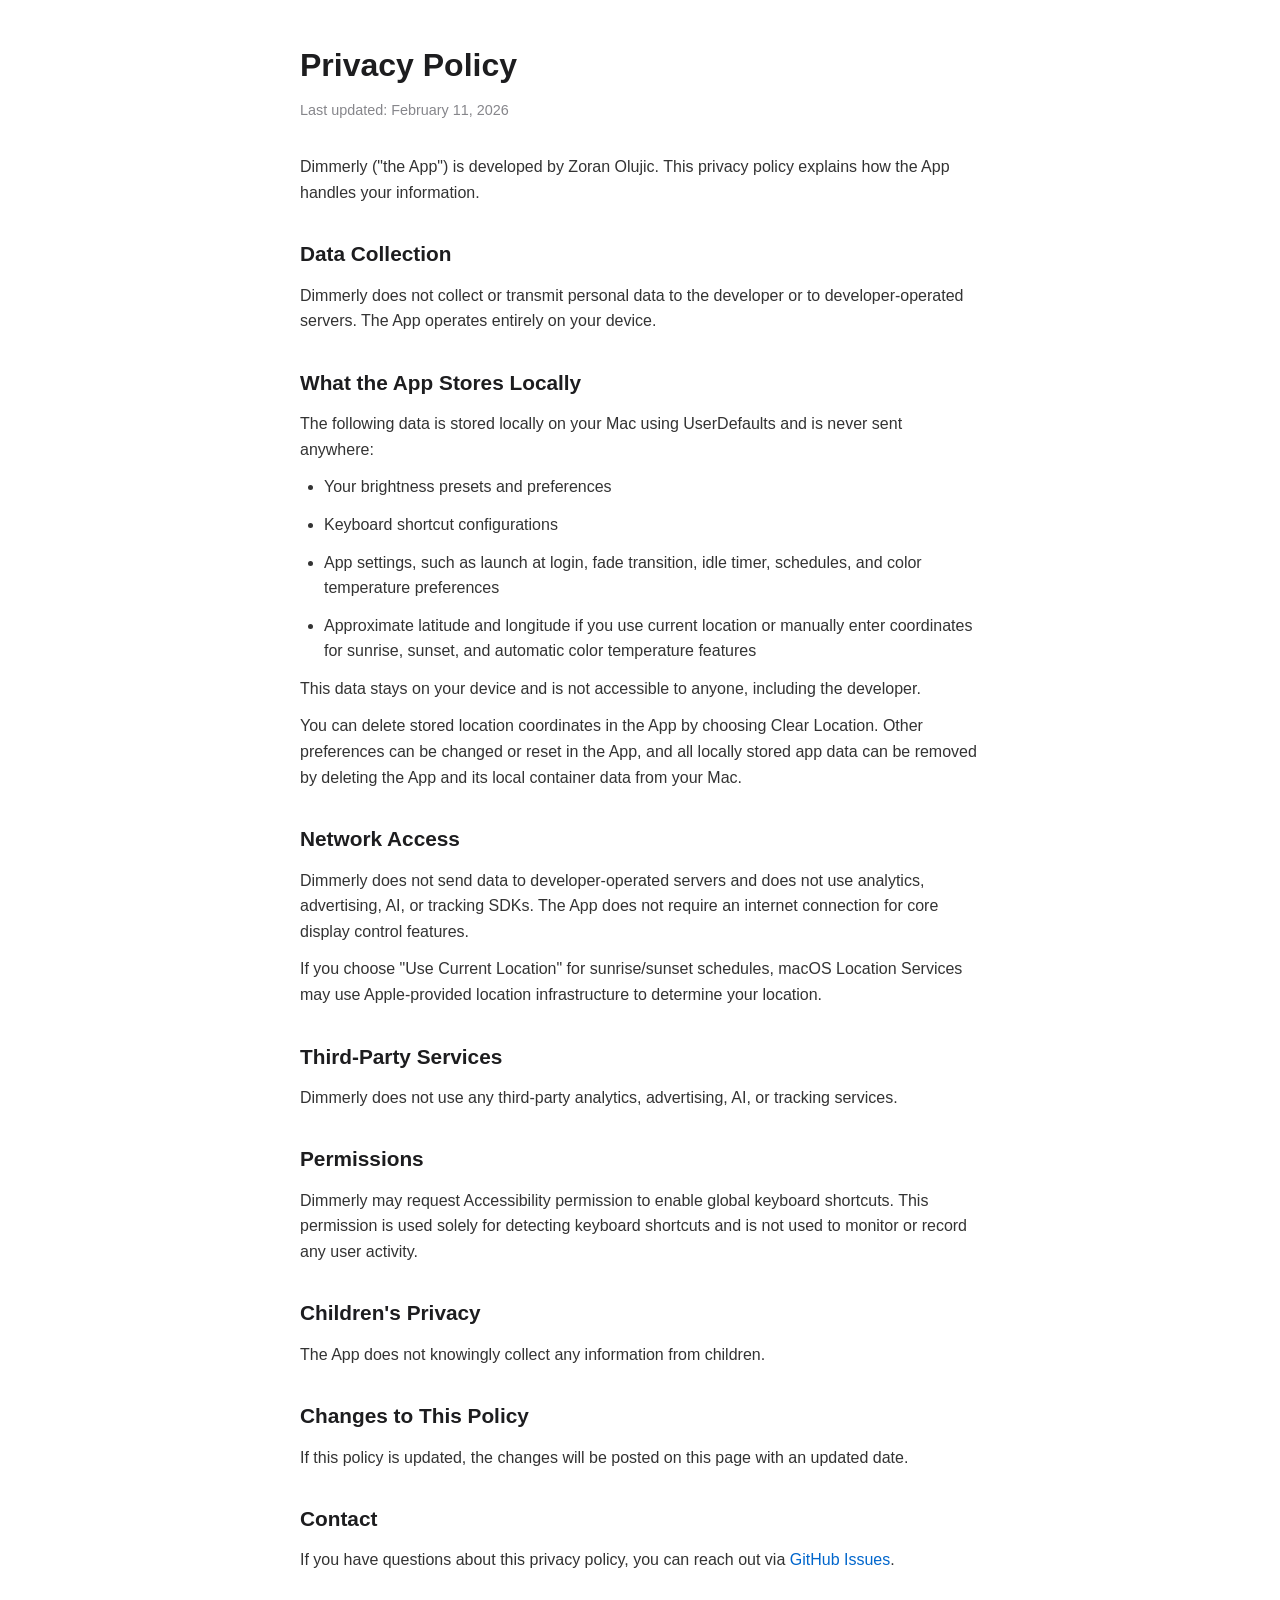
<file: docs/privacy-policy.html>
<!DOCTYPE html>
<html lang="en">
<head>
    <meta charset="UTF-8">
    <meta name="viewport" content="width=device-width, initial-scale=1.0">
    <title>Dimmerly - Privacy Policy</title>
    <style>
        * { margin: 0; padding: 0; box-sizing: border-box; }
        body {
            font-family: -apple-system, BlinkMacSystemFont, "Segoe UI", Roboto, Helvetica, Arial, sans-serif;
            line-height: 1.6;
            color: #1d1d1f;
            background: #fff;
            padding: 40px 20px;
        }
        .container {
            max-width: 680px;
            margin: 0 auto;
        }
        h1 {
            font-size: 2em;
            font-weight: 700;
            margin-bottom: 8px;
        }
        .last-updated {
            color: #86868b;
            font-size: 0.9em;
            margin-bottom: 32px;
        }
        h2 {
            font-size: 1.3em;
            font-weight: 600;
            margin-top: 32px;
            margin-bottom: 12px;
        }
        p, li {
            font-size: 1em;
            margin-bottom: 12px;
            color: #333;
        }
        ul {
            padding-left: 24px;
            margin-bottom: 12px;
        }
        a {
            color: #0066cc;
            text-decoration: none;
        }
        a:hover {
            text-decoration: underline;
        }
    </style>
</head>
<body>
    <div class="container">
        <h1>Privacy Policy</h1>
        <p class="last-updated">Last updated: February 11, 2026</p>

        <p>Dimmerly ("the App") is developed by Zoran Olujic. This privacy policy explains how the App handles your information.</p>

        <h2>Data Collection</h2>
        <p>Dimmerly does not collect or transmit personal data to the developer or to developer-operated servers. The App operates entirely on your device.</p>

        <h2>What the App Stores Locally</h2>
        <p>The following data is stored locally on your Mac using UserDefaults and is never sent anywhere:</p>
        <ul>
            <li>Your brightness presets and preferences</li>
            <li>Keyboard shortcut configurations</li>
            <li>App settings, such as launch at login, fade transition, idle timer, schedules, and color temperature preferences</li>
            <li>Approximate latitude and longitude if you use current location or manually enter coordinates for sunrise, sunset, and automatic color temperature features</li>
        </ul>
        <p>This data stays on your device and is not accessible to anyone, including the developer.</p>
        <p>You can delete stored location coordinates in the App by choosing Clear Location. Other preferences can be changed or reset in the App, and all locally stored app data can be removed by deleting the App and its local container data from your Mac.</p>

        <h2>Network Access</h2>
        <p>Dimmerly does not send data to developer-operated servers and does not use analytics, advertising, AI, or tracking SDKs. The App does not require an internet connection for core display control features.</p>
        <p>If you choose "Use Current Location" for sunrise/sunset schedules, macOS Location Services may use Apple-provided location infrastructure to determine your location.</p>

        <h2>Third-Party Services</h2>
        <p>Dimmerly does not use any third-party analytics, advertising, AI, or tracking services.</p>

        <h2>Permissions</h2>
        <p>Dimmerly may request Accessibility permission to enable global keyboard shortcuts. This permission is used solely for detecting keyboard shortcuts and is not used to monitor or record any user activity.</p>

        <h2>Children's Privacy</h2>
        <p>The App does not knowingly collect any information from children.</p>

        <h2>Changes to This Policy</h2>
        <p>If this policy is updated, the changes will be posted on this page with an updated date.</p>

        <h2>Contact</h2>
        <p>If you have questions about this privacy policy, you can reach out via <a href="https://github.com/olujicz/Dimmerly/issues">GitHub Issues</a>.</p>
    </div>
</body>
</html>
</file>
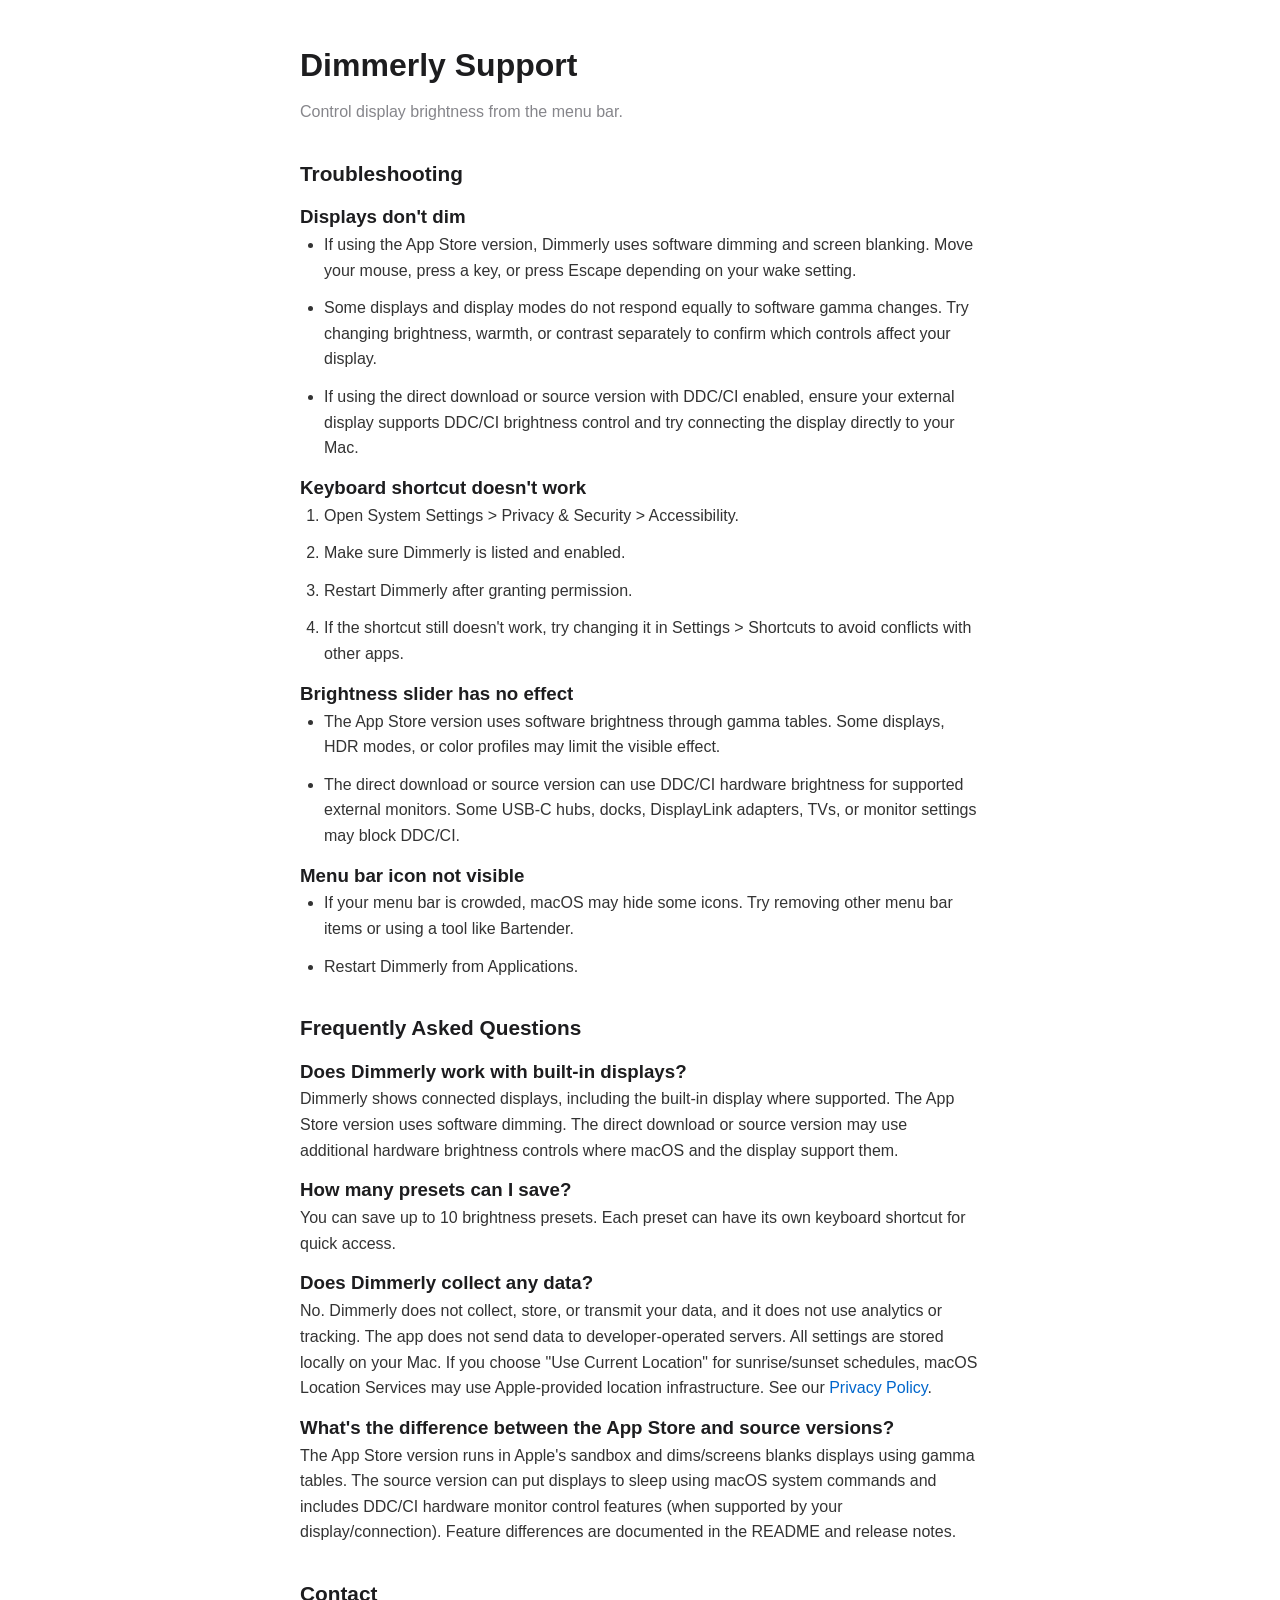
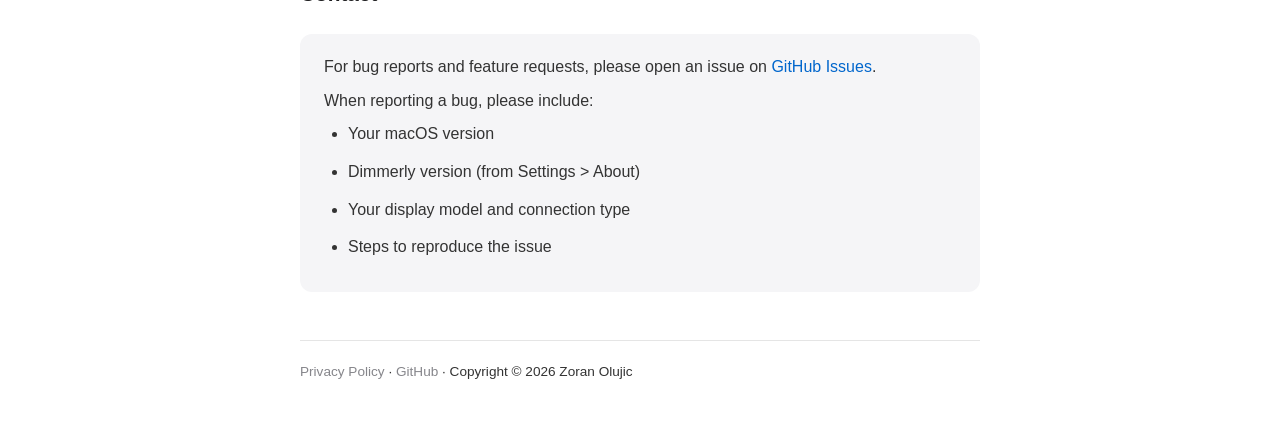
<file: docs/support.html>
<!DOCTYPE html>
<html lang="en">
<head>
    <meta charset="UTF-8">
    <meta name="viewport" content="width=device-width, initial-scale=1.0">
    <title>Dimmerly - Support</title>
    <style>
        * { margin: 0; padding: 0; box-sizing: border-box; }
        body {
            font-family: -apple-system, BlinkMacSystemFont, "Segoe UI", Roboto, Helvetica, Arial, sans-serif;
            line-height: 1.6;
            color: #1d1d1f;
            background: #fff;
            padding: 40px 20px;
        }
        .container {
            max-width: 680px;
            margin: 0 auto;
        }
        h1 {
            font-size: 2em;
            font-weight: 700;
            margin-bottom: 8px;
        }
        .tagline {
            color: #86868b;
            font-size: 1em;
            margin-bottom: 32px;
        }
        h2 {
            font-size: 1.3em;
            font-weight: 600;
            margin-top: 32px;
            margin-bottom: 12px;
        }
        p, li {
            font-size: 1em;
            margin-bottom: 12px;
            color: #333;
        }
        ul, ol {
            padding-left: 24px;
            margin-bottom: 12px;
        }
        a {
            color: #0066cc;
            text-decoration: none;
        }
        a:hover {
            text-decoration: underline;
        }
        .contact-box {
            background: #f5f5f7;
            border-radius: 12px;
            padding: 20px 24px;
            margin-top: 24px;
        }
        .contact-box p {
            margin-bottom: 8px;
        }
        .contact-box p:last-child {
            margin-bottom: 0;
        }
        .footer {
            margin-top: 48px;
            padding-top: 20px;
            border-top: 1px solid #e5e5e5;
            color: #86868b;
            font-size: 0.85em;
        }
        .footer a {
            color: #86868b;
        }
    </style>
</head>
<body>
    <div class="container">
        <h1>Dimmerly Support</h1>
        <p class="tagline">Control display brightness from the menu bar.</p>

        <h2>Troubleshooting</h2>

        <h3>Displays don't dim</h3>
        <ul>
            <li>If using the App Store version, Dimmerly uses software dimming and screen blanking. Move your mouse, press a key, or press Escape depending on your wake setting.</li>
            <li>Some displays and display modes do not respond equally to software gamma changes. Try changing brightness, warmth, or contrast separately to confirm which controls affect your display.</li>
            <li>If using the direct download or source version with DDC/CI enabled, ensure your external display supports DDC/CI brightness control and try connecting the display directly to your Mac.</li>
        </ul>

        <h3>Keyboard shortcut doesn't work</h3>
        <ol>
            <li>Open System Settings > Privacy & Security > Accessibility.</li>
            <li>Make sure Dimmerly is listed and enabled.</li>
            <li>Restart Dimmerly after granting permission.</li>
            <li>If the shortcut still doesn't work, try changing it in Settings > Shortcuts to avoid conflicts with other apps.</li>
        </ol>

        <h3>Brightness slider has no effect</h3>
        <ul>
            <li>The App Store version uses software brightness through gamma tables. Some displays, HDR modes, or color profiles may limit the visible effect.</li>
            <li>The direct download or source version can use DDC/CI hardware brightness for supported external monitors. Some USB-C hubs, docks, DisplayLink adapters, TVs, or monitor settings may block DDC/CI.</li>
        </ul>

        <h3>Menu bar icon not visible</h3>
        <ul>
            <li>If your menu bar is crowded, macOS may hide some icons. Try removing other menu bar items or using a tool like Bartender.</li>
            <li>Restart Dimmerly from Applications.</li>
        </ul>

        <h2>Frequently Asked Questions</h2>

        <h3>Does Dimmerly work with built-in displays?</h3>
        <p>Dimmerly shows connected displays, including the built-in display where supported. The App Store version uses software dimming. The direct download or source version may use additional hardware brightness controls where macOS and the display support them.</p>

        <h3>How many presets can I save?</h3>
        <p>You can save up to 10 brightness presets. Each preset can have its own keyboard shortcut for quick access.</p>

        <h3>Does Dimmerly collect any data?</h3>
        <p>No. Dimmerly does not collect, store, or transmit your data, and it does not use analytics or tracking. The app does not send data to developer-operated servers. All settings are stored locally on your Mac. If you choose "Use Current Location" for sunrise/sunset schedules, macOS Location Services may use Apple-provided location infrastructure. See our <a href="privacy-policy.html">Privacy Policy</a>.</p>

        <h3>What's the difference between the App Store and source versions?</h3>
        <p>The App Store version runs in Apple's sandbox and dims/screens blanks displays using gamma tables. The source version can put displays to sleep using macOS system commands and includes DDC/CI hardware monitor control features (when supported by your display/connection). Feature differences are documented in the README and release notes.</p>

        <h2>Contact</h2>

        <div class="contact-box">
            <p>For bug reports and feature requests, please open an issue on <a href="https://github.com/olujicz/Dimmerly/issues">GitHub Issues</a>.</p>
            <p>When reporting a bug, please include:</p>
            <ul>
                <li>Your macOS version</li>
                <li>Dimmerly version (from Settings > About)</li>
                <li>Your display model and connection type</li>
                <li>Steps to reproduce the issue</li>
            </ul>
        </div>

        <div class="footer">
            <p><a href="privacy-policy.html">Privacy Policy</a> · <a href="https://github.com/olujicz/Dimmerly">GitHub</a> · Copyright &copy; 2026 Zoran Olujic</p>
        </div>
    </div>
</body>
</html>
</file>
